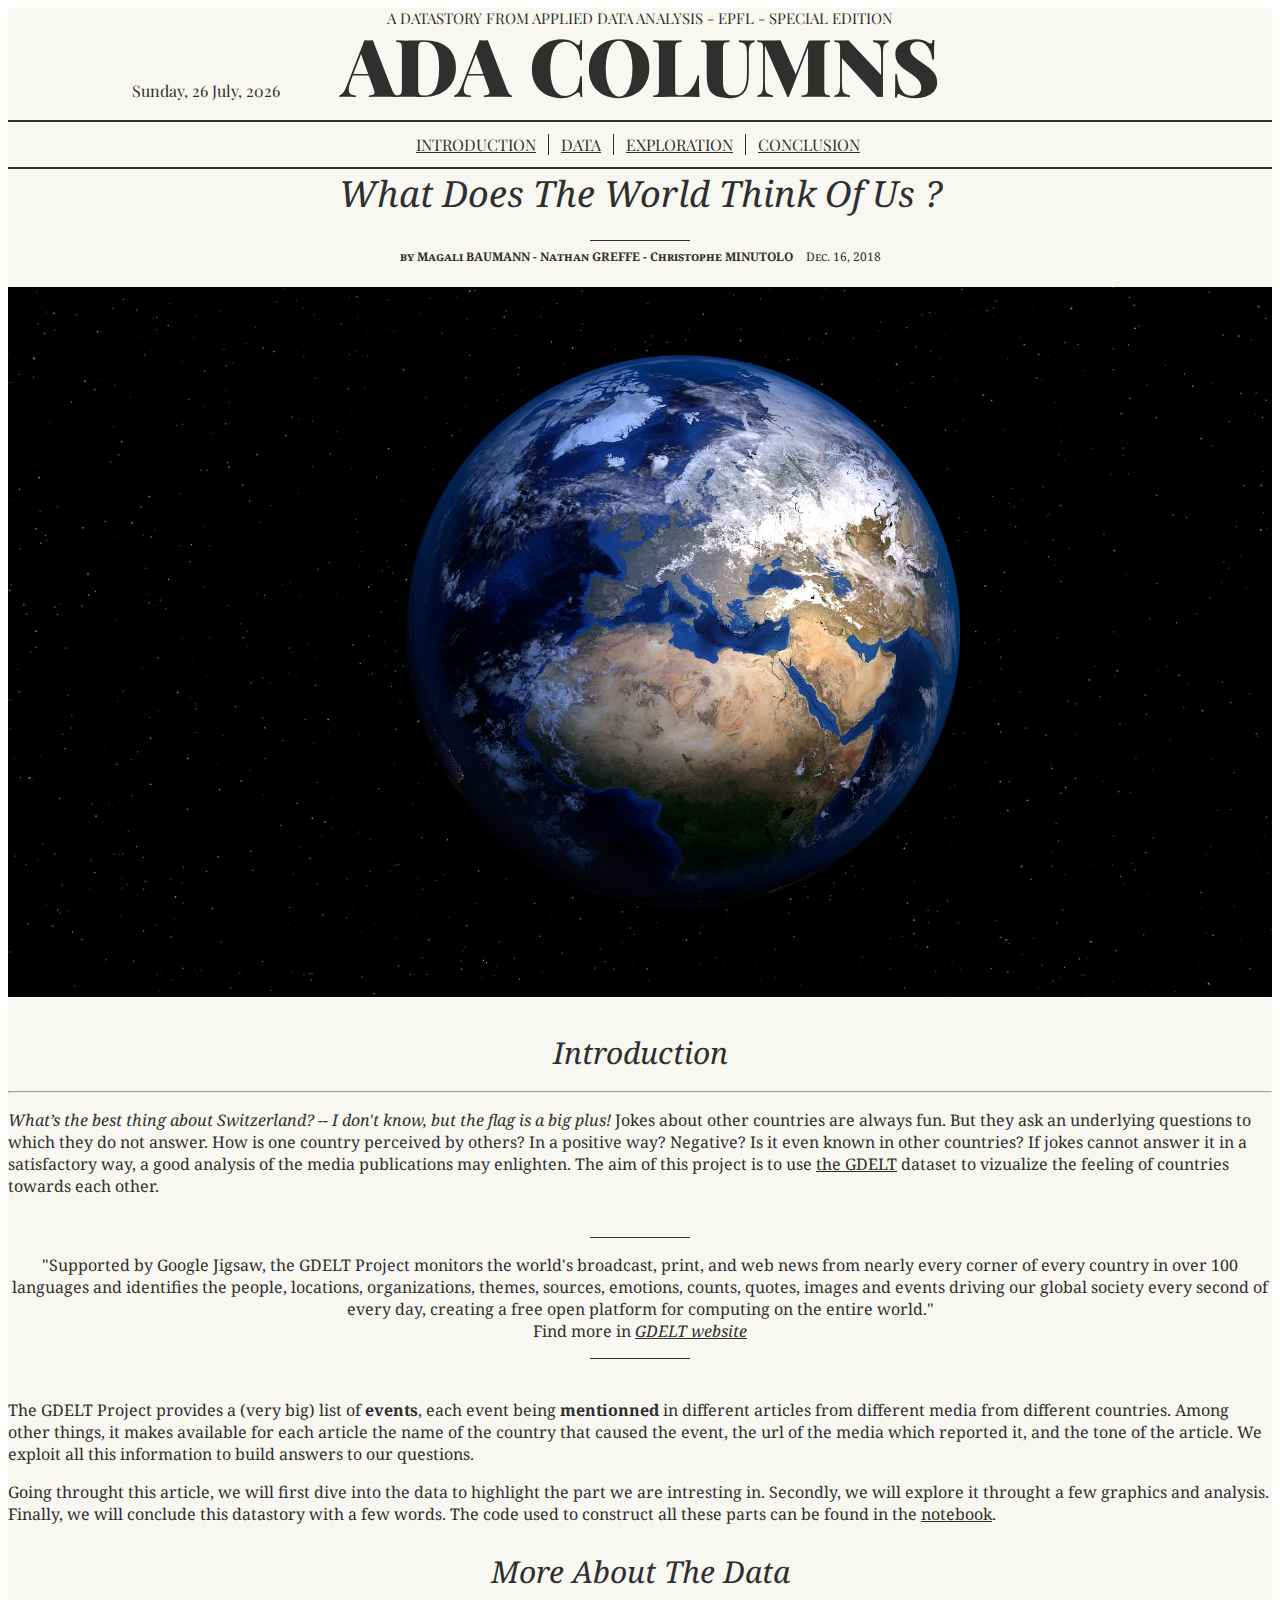
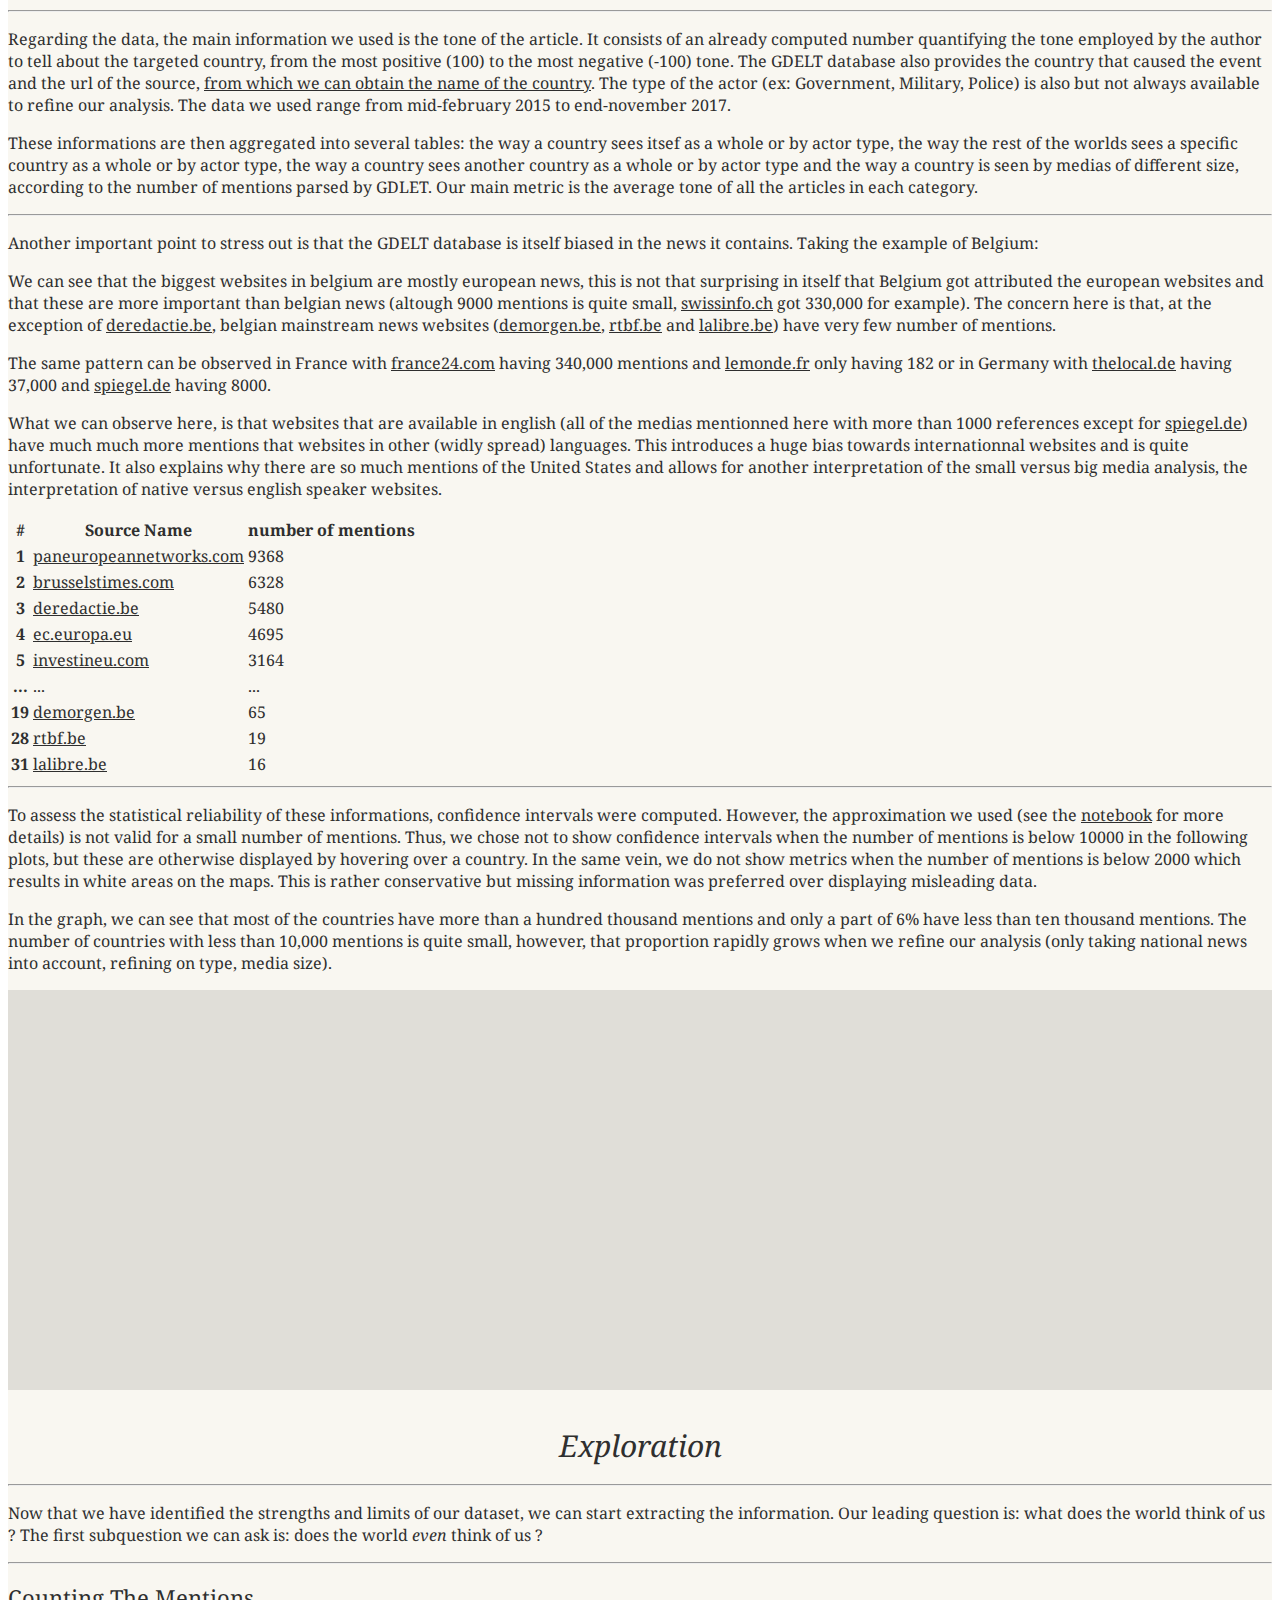
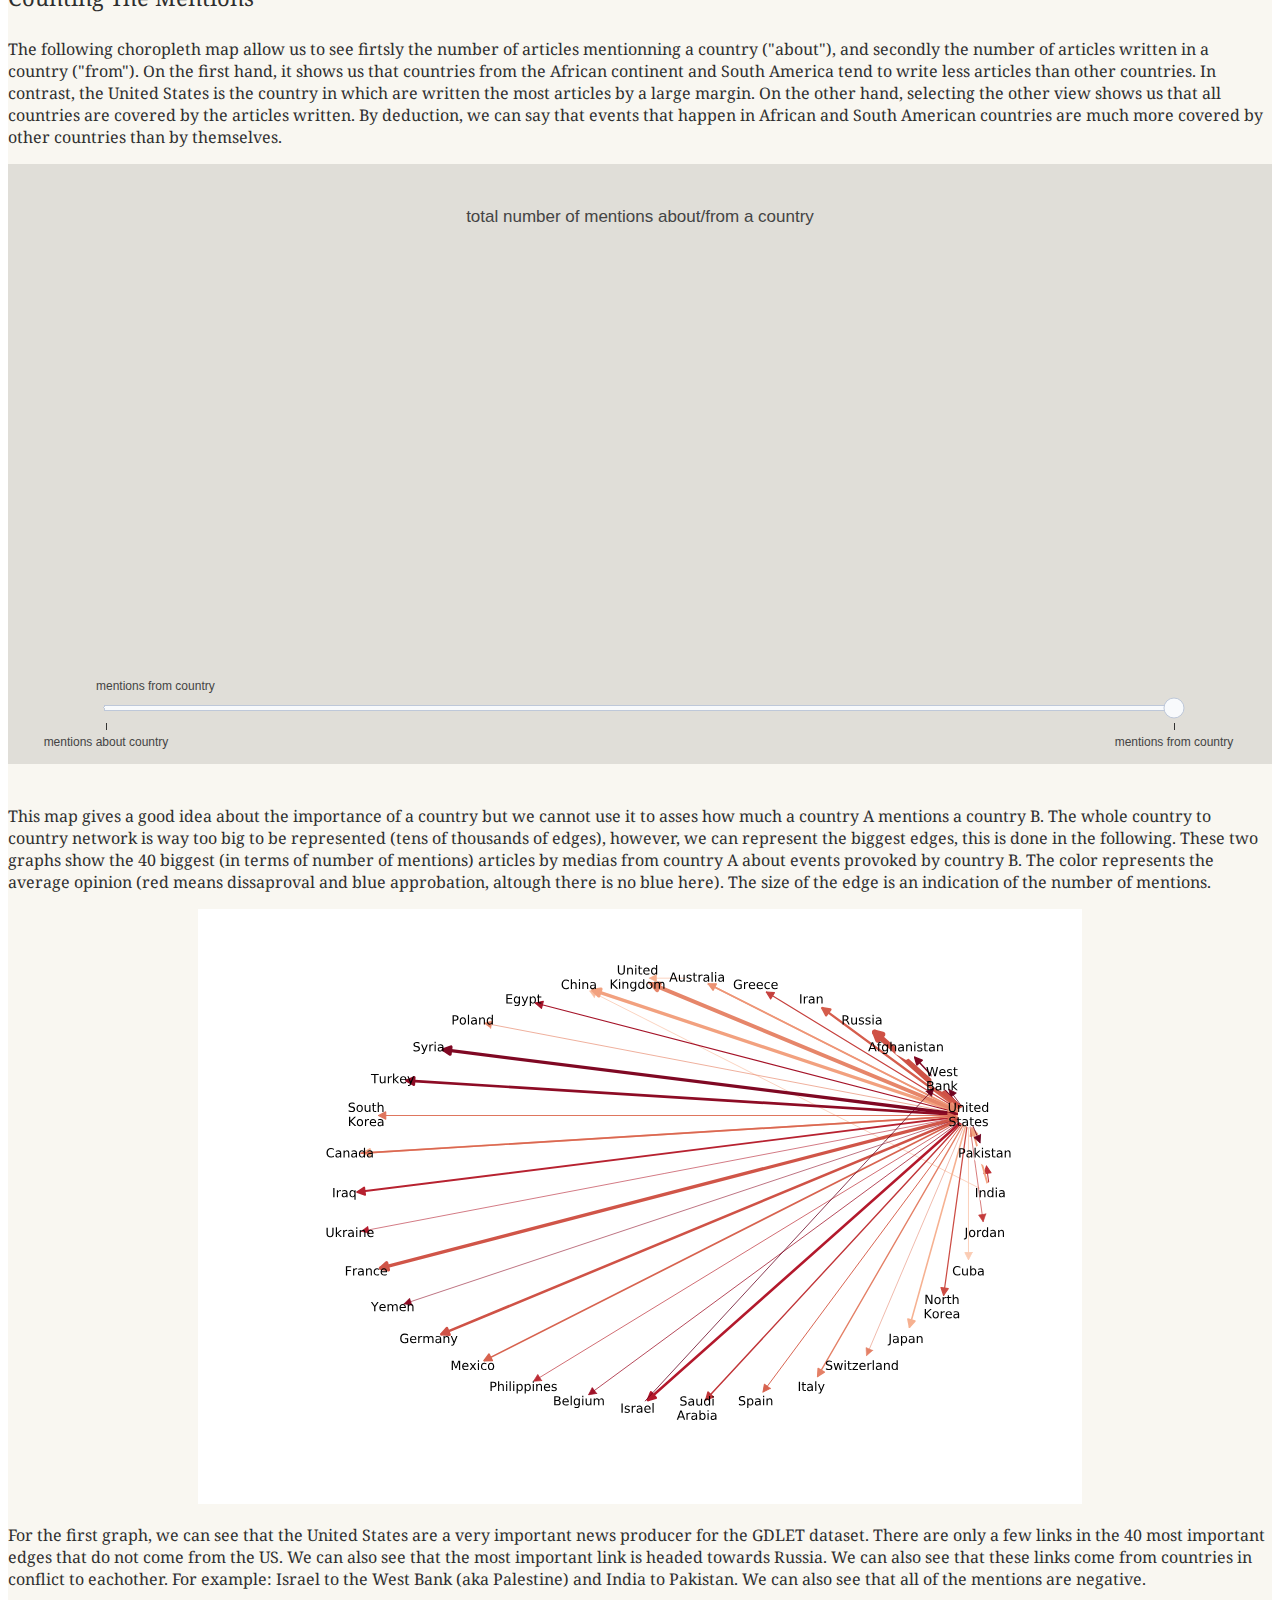
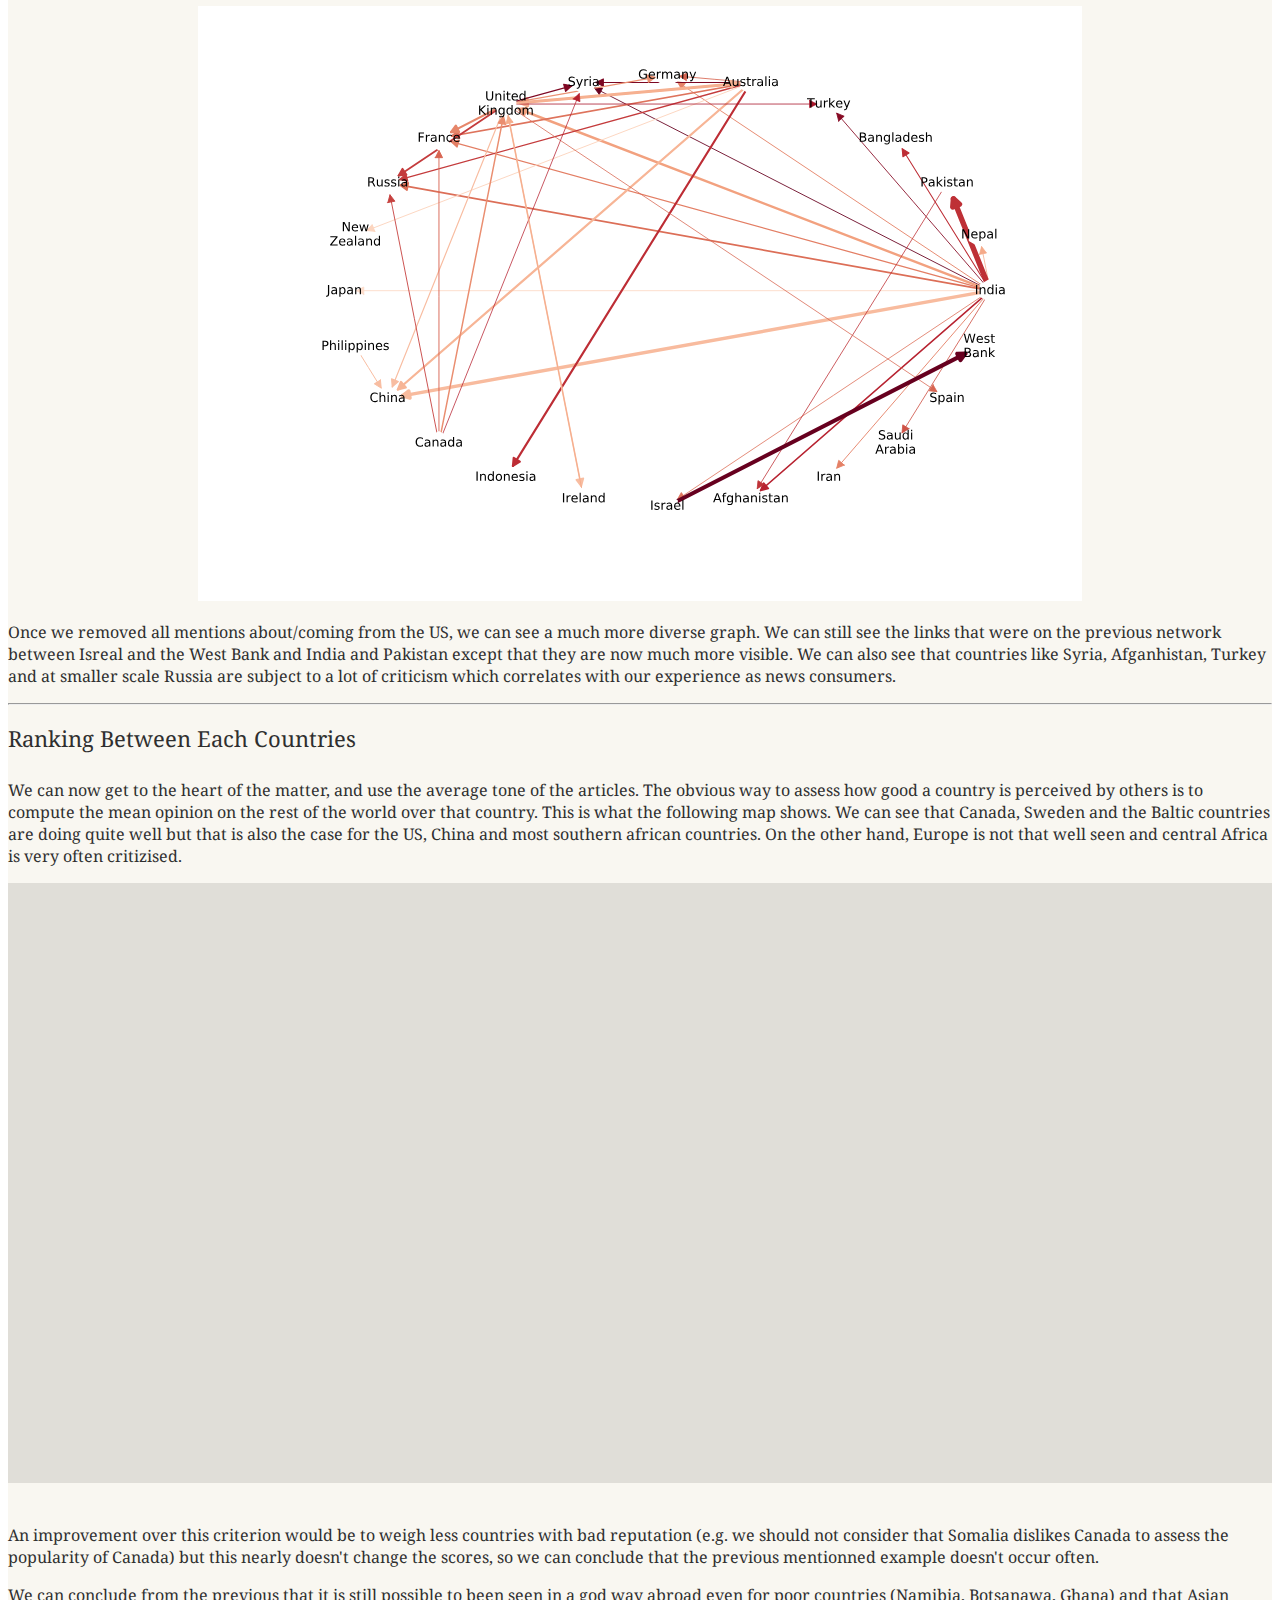
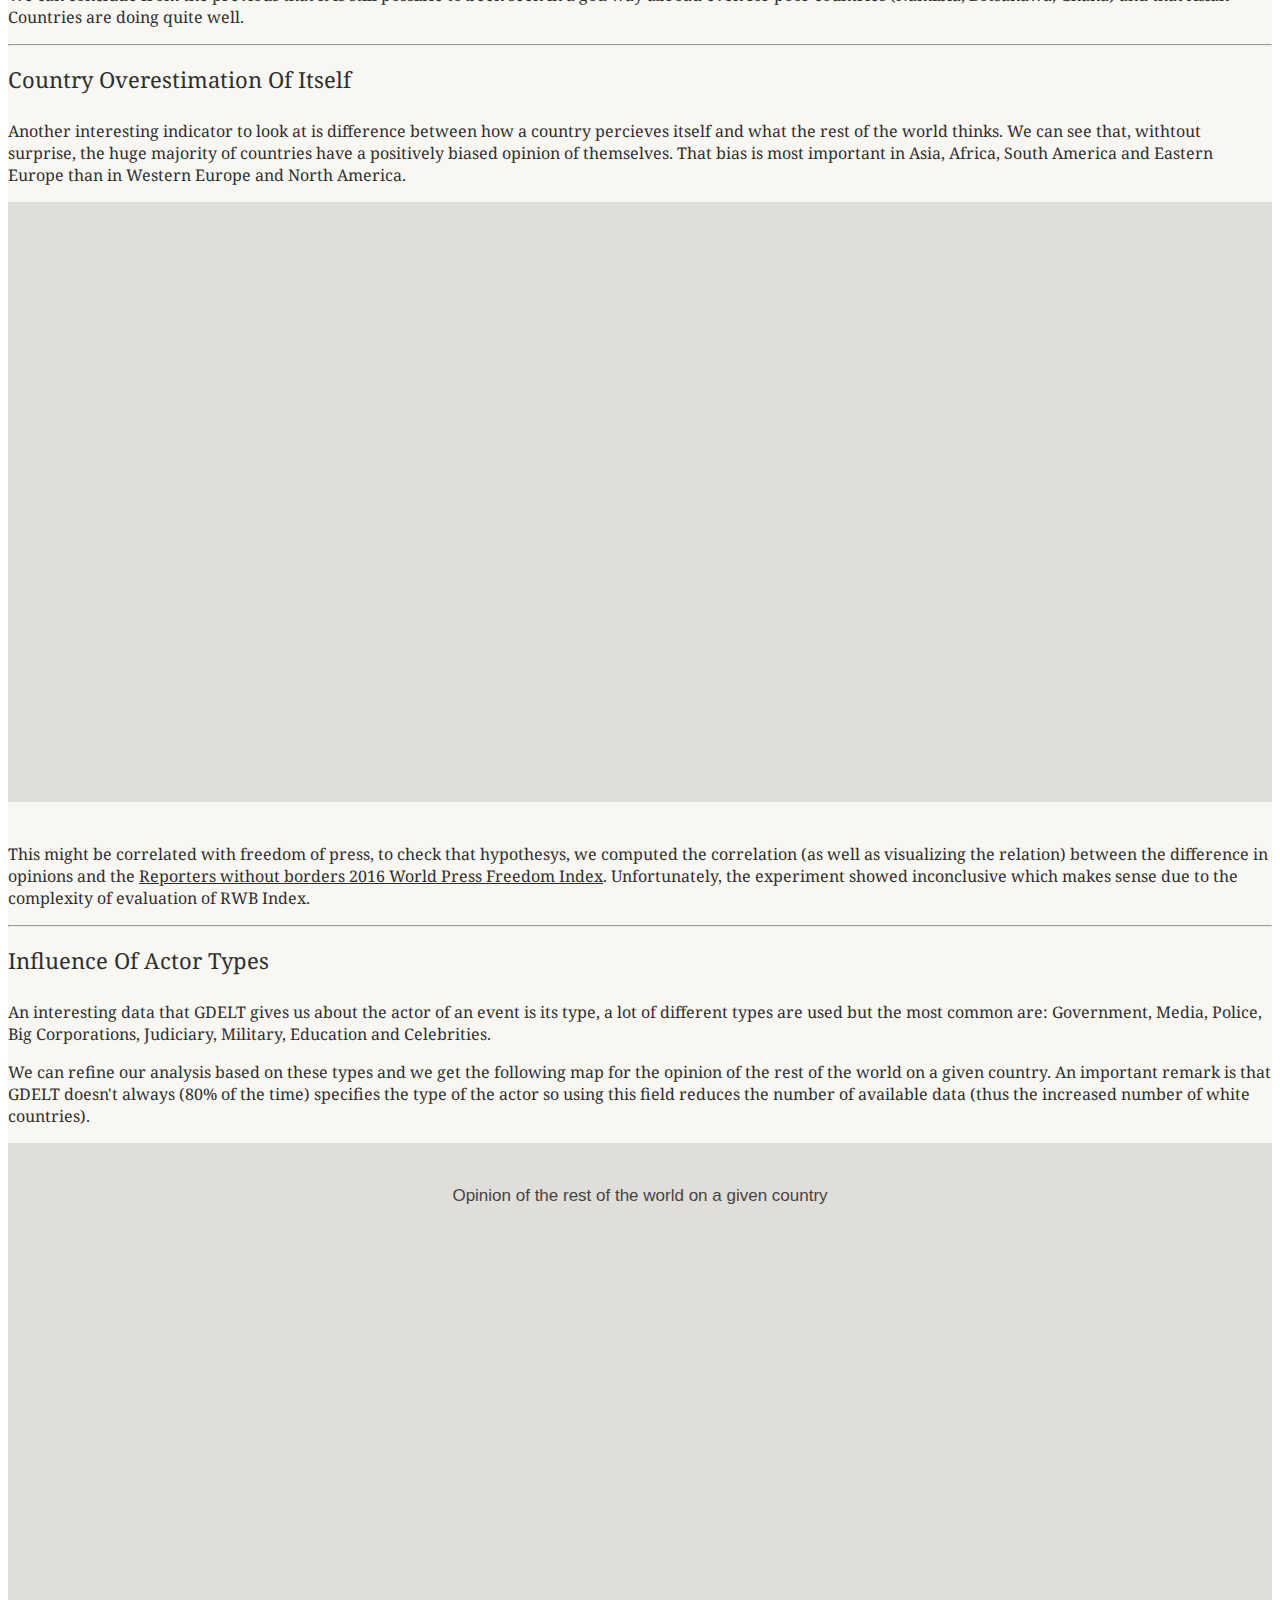
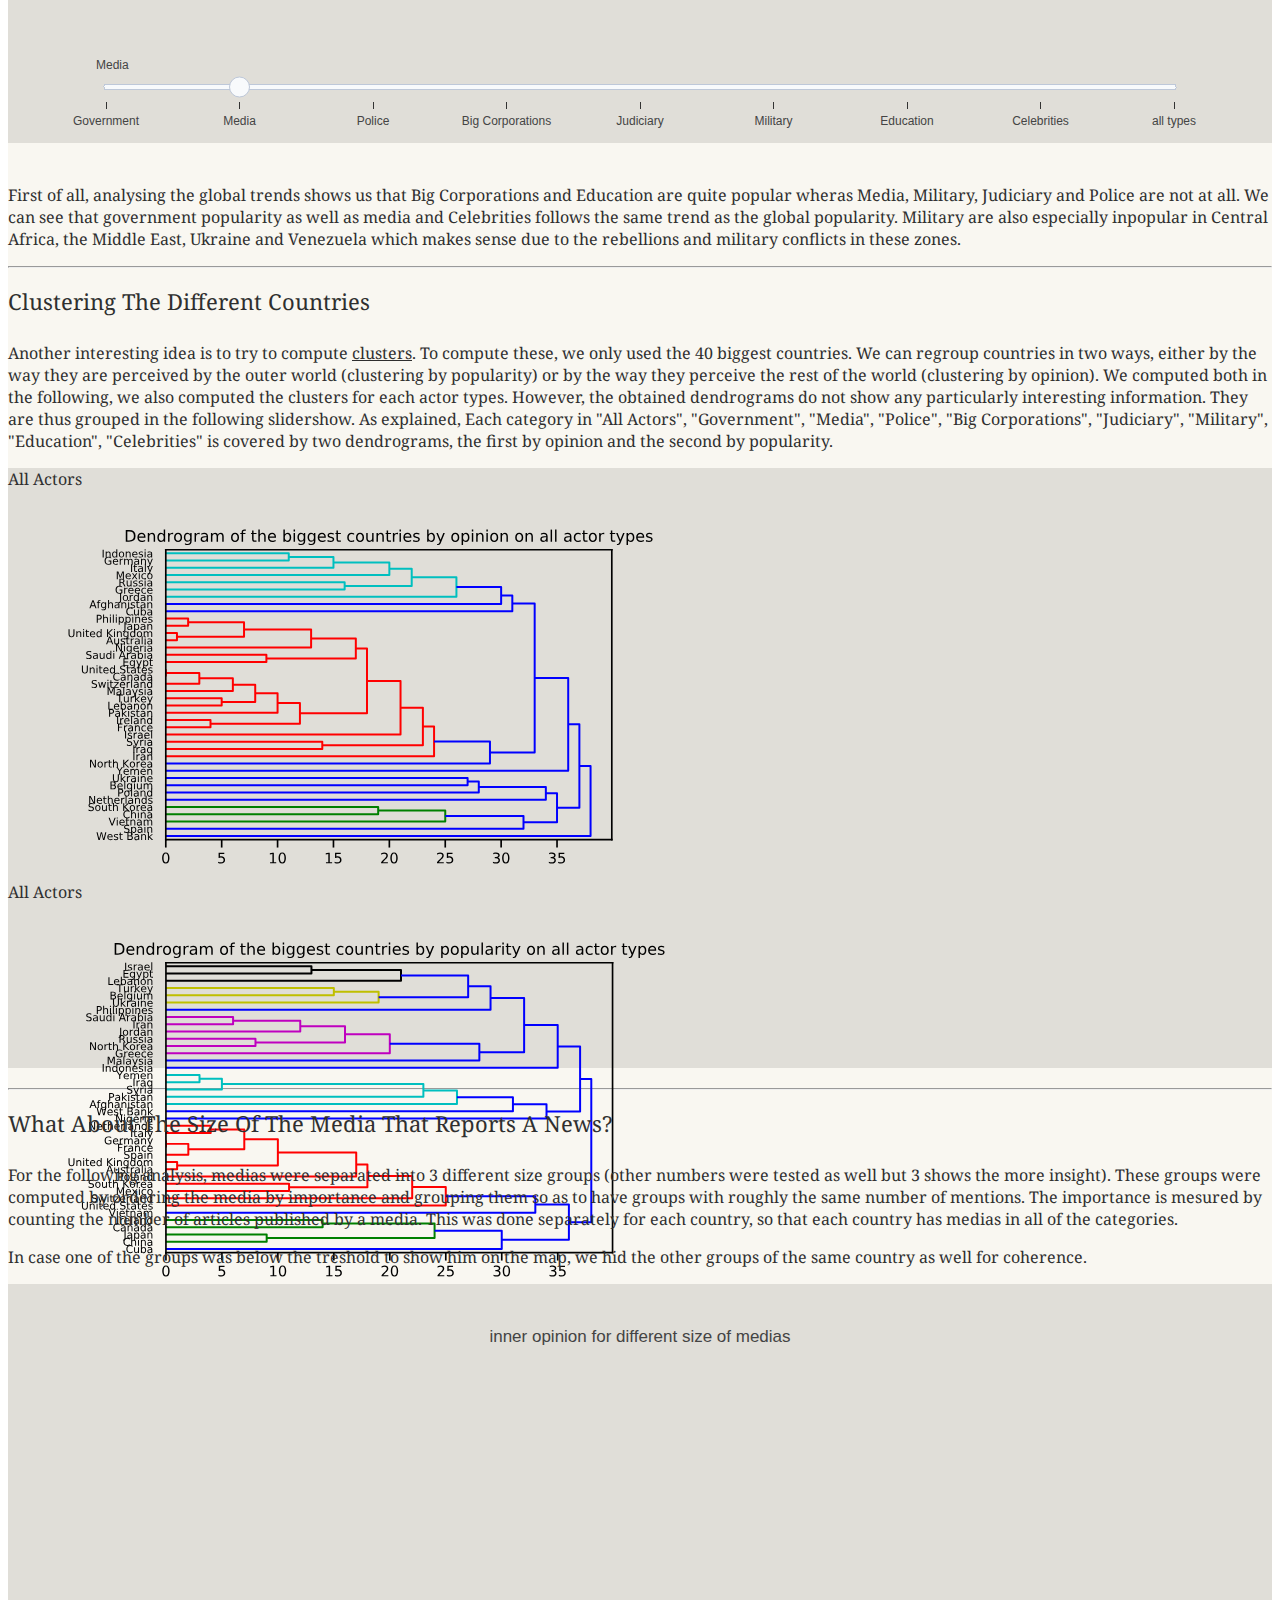
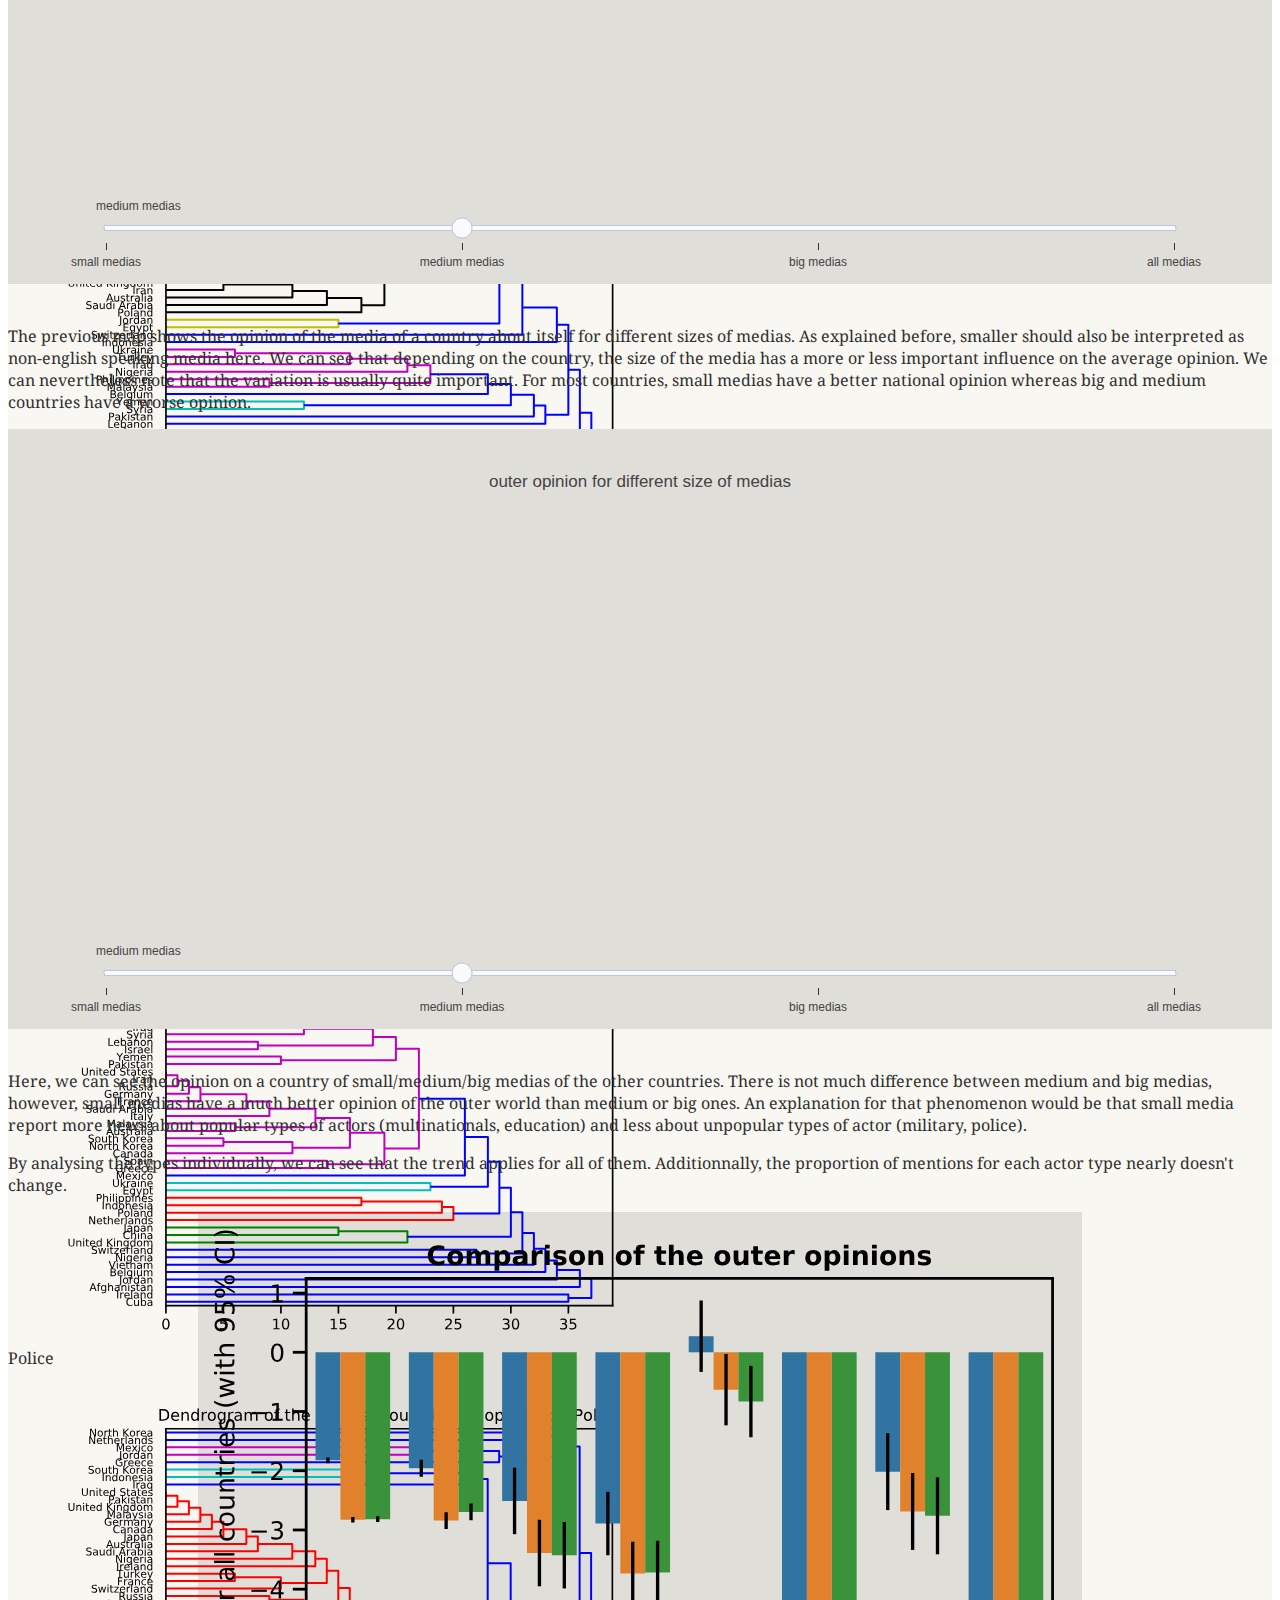
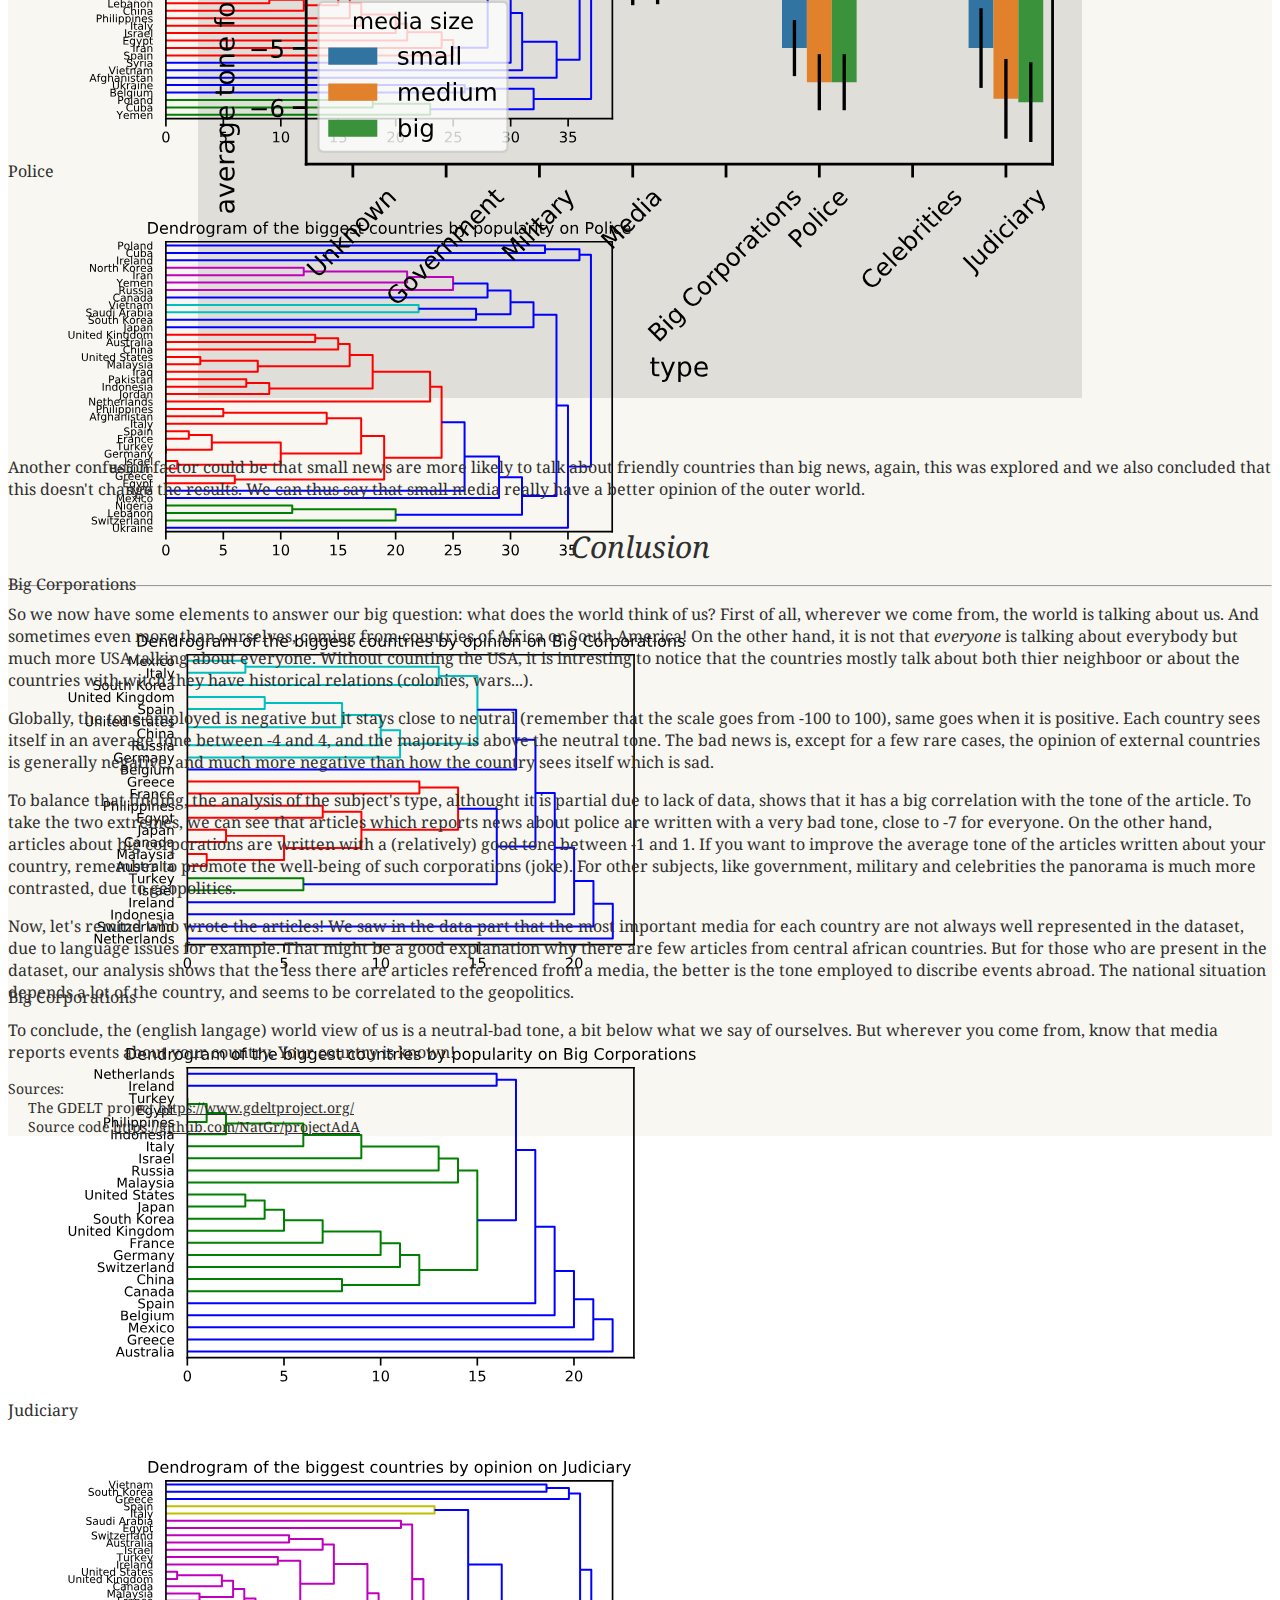
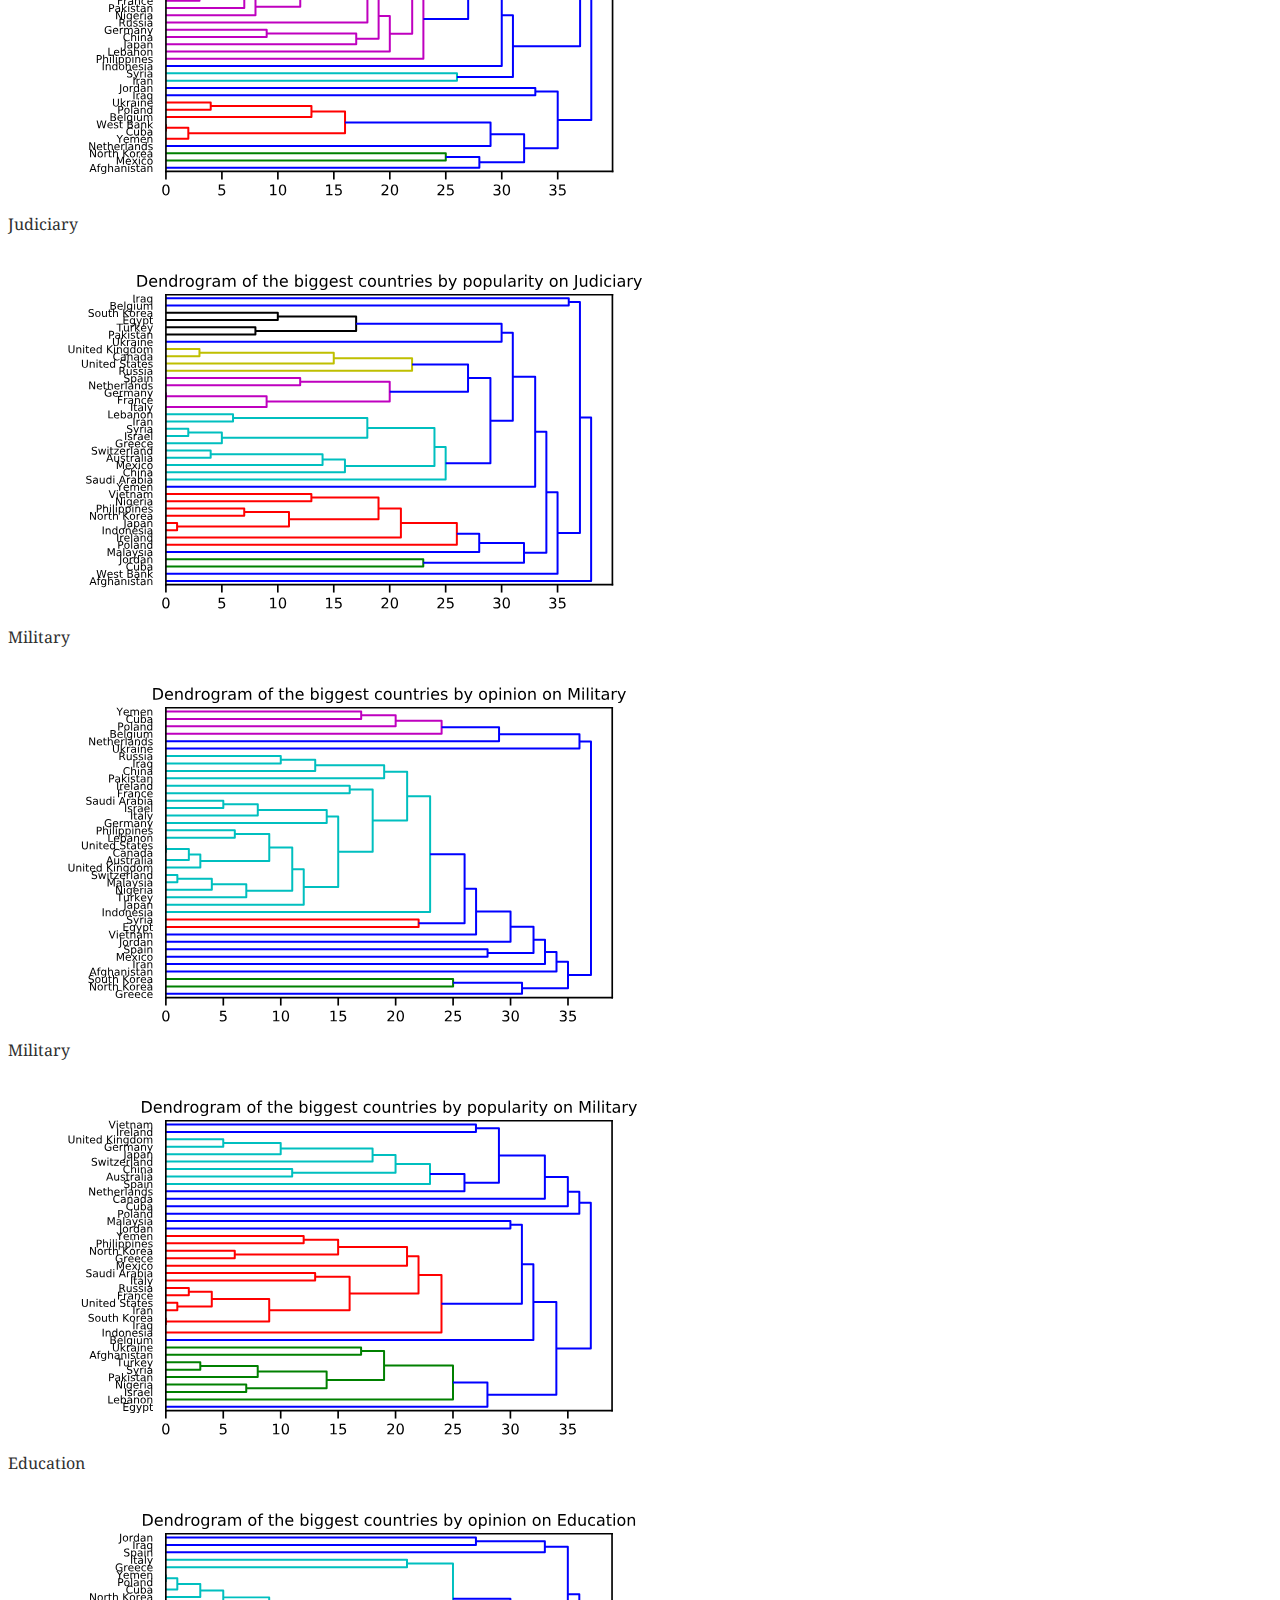
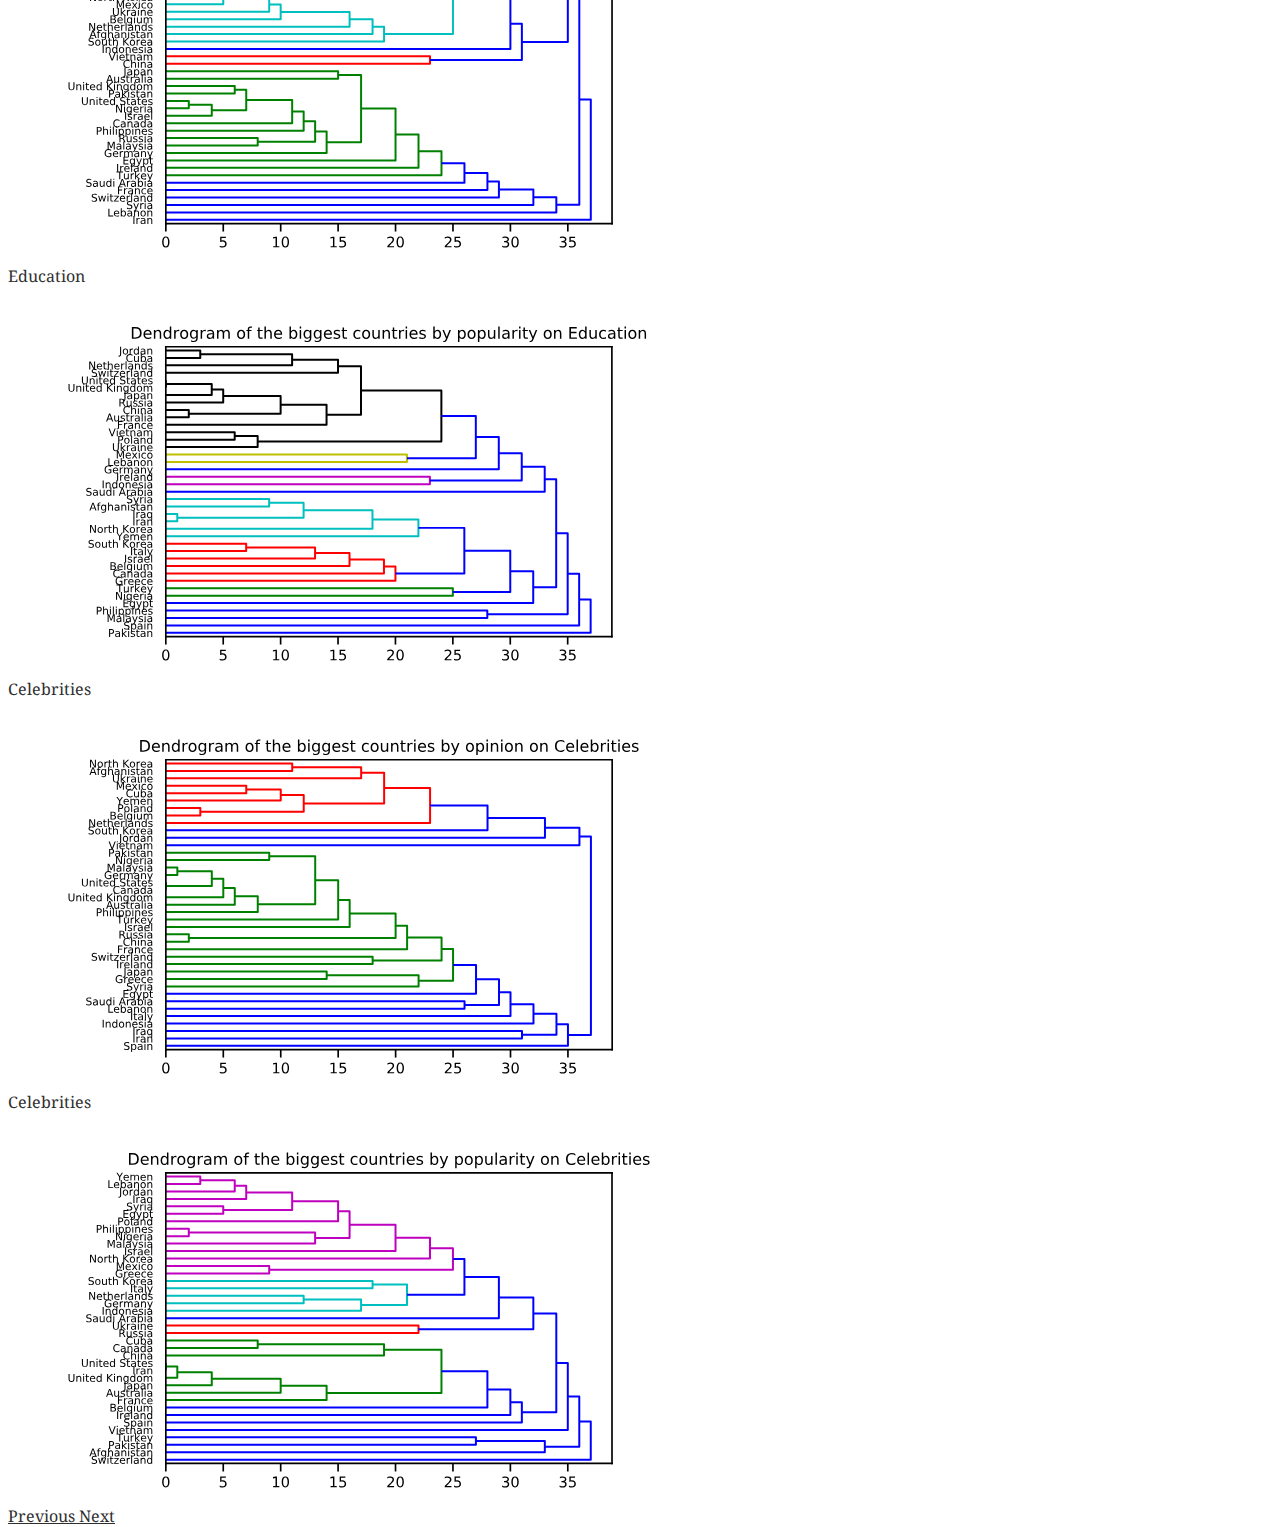
<file: index.html>
<!doctype html>
<html lang="en">
<head>
	<!-- Required meta tags -->
	<meta charset="utf-8">
	<meta name="viewport" content="width=device-width, initial-scale=1, shrink-to-fit=no">
	<link href='https://fonts.googleapis.com/css?family=Playfair+Display:400,700,900,400italic,700italic,900italic|Droid+Serif:400,700,400italic,700italic' rel='stylesheet' type='text/css'>
	<title>What does the world think of us?</title>


	<!-- Bootstrap CSS -->
	<link rel="stylesheet" href="https://stackpath.bootstrapcdn.com/bootstrap/4.1.3/css/bootstrap.min.css" integrity="sha384-MCw98/SFnGE8fJT3GXwEOngsV7Zt27NXFoaoApmYm81iuXoPkFOJwJ8ERdknLPMO" crossorigin="anonymous">
	<link rel="stylesheet" href="https://use.fontawesome.com/releases/v5.5.0/css/all.css" integrity="sha384-B4dIYHKNBt8Bc12p+WXckhzcICo0wtJAoU8YZTY5qE0Id1GSseTk6S+L3BlXeVIU" crossorigin="anonymous">

	<link rel="stylesheet" href="css/style.css">

	<!-- jQuery first, then Popper.js, then Bootstrap JS -->
	<script src="https://code.jquery.com/jquery-3.3.1.slim.min.js" integrity="sha384-q8i/X+965DzO0rT7abK41JStQIAqVgRVzpbzo5smXKp4YfRvH+8abtTE1Pi6jizo" crossorigin="anonymous"></script>
	<script src="https://cdnjs.cloudflare.com/ajax/libs/popper.js/1.14.3/umd/popper.min.js" integrity="sha384-ZMP7rVo3mIykV+2+9J3UJ46jBk0WLaUAdn689aCwoqbBJiSnjAK/l8WvCWPIPm49" crossorigin="anonymous"></script>
	<script src="https://stackpath.bootstrapcdn.com/bootstrap/4.1.3/js/bootstrap.min.js" integrity="sha384-ChfqqxuZUCnJSK3+MXmPNIyE6ZbWh2IMqE241rYiqJxyMiZ6OW/JmZQ5stwEULTy" crossorigin="anonymous"></script>

</head>
<body>
	<a class="btn" href="#top" id="myBtn" title="Go to top">↑ Top</a>
	<div class="header" id="#top">
		<div class="head">
			<div class="dateBox">
				<span id="dateDiv"></span>
			</div>
			<header class="newspaper">
				<div class="subtitle">A datastory from applied data analysis - EPFL - Special edition</div>
				<div class="title">ADA Columns</div>
			</header>
			<div class="rssBox">
				<div class="d-block">
					<a class="btn" href="https://edu.epfl.ch/coursebook/en/applied-data-analysis-CS-401"><i class="fas fa-user-plus"></i></a>
					<a class="btn"href="https://dlab.epfl.ch/teaching/"><i class="fas fa-rss-square"></i></a>
				</div>
			</div>
		</div>
	</div>

	<div class="header" id="myHeader">
		<div class="subhead">
			<a class="btn" href="#introduction">Introduction</a>
			<a class="btn" href="#data">Data</a>
			<a class="btn" href="#exploration">Exploration</a>
			<a class="btn" href="#conlusion">Conclusion</a>
		</div>
	</div>

	<div class="content">
		<div class="container">
			<div class="article">
				<span class="title" class="articleTitle">What does the world think of us ?</span>
				<p class="data">
					<span class="author">by Magali BAUMANN - Nathan GREFFE - Christophe MINUTOLO</span>
					<span class="published">Dec. 16, 2018</span>
				</p>
			</div>
			<img class="media" src="images/world2.jpg" alt="">
			<div class="" id="introduction"></div>
			<div class="jumbotron chapter">
				<div class="title">Introduction</div>
				<hr>
				<div class="text-justify">
					<p>
						<em>What’s the best thing about Switzerland? -- I don't know, but the flag is a big plus!</em> Jokes about other countries are always fun. But they ask an underlying questions to which they do not answer. How is one country perceived by others? In a positive way? Negative? Is it even known in other countries? If jokes cannot answer it in a satisfactory way, a good analysis of the media publications may enlighten. The aim of this project is to use <a href="https://www.gdeltproject.org/" target="_blank">the GDELT</a> dataset to vizualize the feeling of countries towards each other.
					</p>
					<div class="citation">
						"Supported by Google Jigsaw, the GDELT Project monitors the world's broadcast, print, and web news from nearly every corner of every country in over 100 languages and identifies the people, locations, organizations, themes, sources, emotions, counts, quotes, images and events driving our global society every second of every day, creating a free open platform for computing on the entire world."
						<footer class="blockquote-footer">Find more in <cite title="Source Title"><a href="https://www.gdeltproject.org/" target="_blank">GDELT website</a></cite></footer>
					</div>
					<p>
						The GDELT Project provides a (very big) list of <strong>events</strong>, each event being <strong>mentionned</strong> in different articles from different media from different countries. Among other things, it makes available for each article the name of the country that caused the event, the url of the media which reported it, and the tone of the article. We exploit all this information to build answers to our questions.
					</p>
					<p>
						Going throught this article, we will first dive into the data to highlight the part we are intresting in. Secondly, we will explore it throught a few graphics and analysis. Finally, we will conclude this datastory with a few words. The code used to construct all these parts can be found in the <a href="https://github.com/NatGr/projectAdA" target="_blank">notebook</a>.
					</p>
				</div>
			</div>
			<div class="" id="data"></div>
			<div class="jumbotron chapter">
				<div class="title">More about the Data</div>
				<hr>
				<div  class="text-justify">
					<p>
						Regarding the data, the main information we used is the tone of the article. It consists of an already computed number quantifying the tone employed by the author to tell about the targeted country, from the most positive (100) to the most negative (-100) tone. The GDELT database also provides the country that caused the event and the url of the source, <a href="https://blog.gdeltproject.org/multilingual-source-country-crossreferencing-dataset/" target="_blank"> from which we can obtain the name of the country</a>. The type of the actor (ex: Government, Military, Police) is also but not always available to refine our analysis. The data we used range from mid-february 2015 to end-november 2017.
					</p>
					<p>
						These informations are then aggregated into several tables: the way a country sees itsef as a whole or by actor type, the way the rest of the worlds sees a specific country as a whole or by actor type, the way a country sees another country as a whole or by actor type and the way a country is seen by medias of different size, according to the number of mentions parsed by GDLET. Our main metric is the average tone of all the articles in each category.
					</p>
					<hr>
					<p>
						Another important point to stress out is that the GDELT database is itself biased in the news it contains. Taking the example of Belgium:
					</p>
					<div class="row">
						<div class="col">
							<p>
								We can see that the biggest websites in belgium are mostly european news, this is not that surprising in itself that Belgium got attributed the european websites and that these are more important than belgian news (altough 9000 mentions is quite small, <a href="https://www.swissinfo.ch/" target="_blank">swissinfo.ch</a> got 330,000 for example). The concern here is that, at the exception of <a href="http://www.deredactie.be" target="_blank">deredactie.be</a>, belgian mainstream news websites (<a href="http://www.demorgen.be" target="_blank">demorgen.be</a>, <a href="http://www.rtbf.be" target="_blank">rtbf.be</a> and <a href="http://www.lalibre.be" target="_blank">lalibre.be</a>) have very few number of mentions. 
							</p>
							<p>
								The same pattern can be observed in France with <a href="http://www.france24.com" target="_blank">france24.com</a> having 340,000 mentions and <a href="http://www.lemonde.fr" target="_blank">lemonde.fr</a> only having 182 or in Germany with <a href="https://www.thelocal.de/" target="_blank">thelocal.de</a> having 37,000 and <a href="http://http://www.spiegel.de/" target="_blank">spiegel.de</a> having 8000. 
							</p>
							<p>
								What we can observe here, is that websites that are available in english (all of the medias mentionned here with more than 1000 references except for <a href="http://http://www.spiegel.de/" target="_blank">spiegel.de</a>) have much much more mentions that websites in other (widly spread) languages. This introduces a huge bias towards internationnal websites and is quite unfortunate. It also explains why there are so much mentions of the United States and allows for another interpretation of the small versus big media analysis, the interpretation of native versus english speaker websites.
							</p>
						</div>
						<div class="col">
							<table class="table">
								<thead class=thead-dark>
									<tr>
										<th scope="col">#</th>
										<th scope="col">Source Name</th>
										<th scope="col">number of mentions</th>
									</tr>
								</thead>
								<tbody>
									<tr>
										<th scope="row">1</th>
										<td><a href="http://www.paneuropeannetworks.com" target="_blank">paneuropeannetworks.com</a></td>
										<td>9368</td>
									</tr>
									<tr>
										<th scope="row">2</th>
										<td><a href="http://www.brusselstimes.com" target="_blank">brusselstimes.com</a></td>
										<td>6328</td>
									</tr>
									<tr>
										<th scope="row">3</th>
										<td><a href="http://www.deredactie.be" target="_blank">deredactie.be</a></td>
										<td>5480</td>
									</tr>
									<tr>
										<th scope="row">4</th>
										<td><a href="http://www.ec.europa.eu" target="_blank">ec.europa.eu</a></td>
										<td>4695</td>
									</tr>
									<tr>
										<th scope="row">5</th>
										<td><a href="http://www.investineu.com" target="_blank">investineu.com</a></td>
										<td>3164</td>
									</tr>
									<tr>
										<th scope="row">...</th>
										<td>...</td>
										<td>...</td>
									</tr>
									<tr>
										<th scope="row">19</th>
										<td><a href="http://www.demorgen.be" target="_blank">demorgen.be</a></td>
										<td>65</td>
									</tr>
									<tr>
										<th scope="row">28</th>
										<td><a href="http://www.rtbf.be" target="_blank">rtbf.be</a></td>
										<td>19</td>
									</tr>
									<tr>
										<th scope="row">31</th>
										<td><a href="http://www.lalibre.be" target="_blank">lalibre.be</a></td>
										<td>16</td>
									</tr>
								</tbody>
							</table>
						</div>
					</div>
					<hr>
					<div class="row">
						<div class="col">
							<p>
								To assess the statistical reliability of these informations, confidence intervals were computed. However, the approximation we used (see the <a href="https://github.com/NatGr/projectAdA" target="_blank">notebook</a> for more details) is not valid for a small number of mentions. Thus, we chose not to show confidence intervals when the number of mentions is below 10000 in the following plots, but these are otherwise displayed by hovering over a country. In the same vein, we do not show metrics when the number of mentions is below 2000 which results in white areas on the maps. This is rather conservative but missing information was preferred over displaying misleading data.
							</p>
							<p>
								In the graph, we can see that most of the countries have more than a hundred thousand mentions and only a part of 6% have less than ten thousand mentions. The number of countries with less than 10,000 mentions is quite small, however, that proportion rapidly grows when we refine our analysis (only taking national news into account, refining on type, media size).
							</p>
						</div>
						<div class="col">
							<iframe class="media" height="400" allowtransparency="true" frameborder="0" scrolling="no" src="https://plot.ly/~christophe.minutolo/24.embed?link=false&modebar=false"></iframe>
						</div>
					</div>
				</div>
			</div>
			<div class="" id="exploration"></div>
			<div class="jumbotron chapter">
				<div class="title" id="exploration">Exploration</div>
				<hr>
				<div  class="text-justify">
					<p>
						Now that we have identified the strengths and limits of our dataset, we can start extracting the information. Our leading question is: what does the world think of us ? The first subquestion we can ask is: does the world <em>even</em> think of us ?
					</p>
					<hr>
					<div class="part" id="Mentions">
						<div class="title">Counting the mentions</div>
						<p>
							The following choropleth map allow us to see firtsly the number of articles mentionning a country ("about"), and secondly the number of articles written in a country ("from"). On the first hand, it shows us that countries from the African continent and South America tend to write less articles than other countries. In contrast, the United States is the country in which are written the most articles by a large margin. On the other hand, selecting the other view shows us that all countries are covered by the articles written. By deduction, we can say that events that happen in African and South American countries are much more covered by other countries than by themselves.
						</p>
						<iframe class="media" height="600" allowtransparency="true" frameborder="0" scrolling="no" src="plots/count_mentions.html"></iframe>
					</div>
					<p>
			            This map gives a good idea about the importance of a country but we cannot use it to asses how much a country A mentions a country B. The whole country to country network is way too big to be represented (tens of thousands of edges), however, we can represent the biggest edges, this is done in the following. These two graphs show the 40 biggest (in terms of number of mentions) articles by medias from country A about events provoked by country B. The color represents the average opinion (red means dissaproval and blue approbation, altough there is no blue here). The size of the edge is an indication of the number of mentions.
			          </p>
			          <img class="picture" src="plots/network_US.svg">
			          <p>
			            For the first graph, we can see that the United States are a very important news producer for the GDLET dataset. There are only a few links in the 40 most important edges that do not come from the US. We can also see that the most important link is headed towards Russia. We can also see that these links come from countries in conflict to eachother. For example: Israel to the West Bank (aka Palestine) and India to Pakistan. We can also see that all of the mentions are negative.
			          </p>
			          <img class="picture" src="plots/network_no_US.svg">
			          <p>
			            Once we removed all mentions about/coming from the US, we can see a much more diverse graph. We can still see the links that were on the previous network between Isreal and the West Bank and India and Pakistan except that they are now much more visible. We can also see that countries like Syria, Afganhistan, Turkey and at smaller scale Russia are subject to a lot of criticism which correlates with our experience as news consumers. 
			          </p>
					<hr>
					<div class="part" id="Rankings">
						<div class="title">Ranking between each countries</div>
						<p>
							We can now get to the heart of the matter, and use the average tone of the articles. The obvious way to assess how good a country is perceived by others is to compute the mean opinion on the rest of the world over that country. This is what the following map shows. We can see that Canada, Sweden and the Baltic countries are doing quite well but that is also the case for the US, China and most southern african countries. On the other hand, Europe is not that well seen and central Africa is very often critizised.
						</p>
						<iframe class="media" height="600"  allowtransparency="true" frameborder="0" scrolling="no" src="https://plot.ly/~christophe.minutolo/12.embed?link=false&modebar=false"></iframe>
						<p>
							An improvement over this criterion would be to weigh less countries with bad reputation (e.g. we should not consider that Somalia dislikes Canada to assess the popularity of Canada) but this nearly doesn't change the scores, so we can conclude that the previous mentionned example doesn't occur often.
						</p>
						<p>
							We can conclude from the previous that it is still possible to been seen in a god way abroad even for poor countries (Namibia, Botsanawa, Ghana) and that Asian Countries are doing quite well.
						</p>
					</div>
					<hr>
					<div class="part" id="self-perception">
						<div class="title">Country overestimation of itself</div>
						<p>
							Another interesting indicator to look at is difference between how a country percieves itself and what the rest of the world thinks. We can see that, withtout surprise, the huge majority of countries have a positively biased opinion of themselves. That bias is most important in Asia, Africa, South America and Eastern Europe than in Western Europe and North America.
						</p>
						<iframe class="media" height="600"  allowtransparency="true" frameborder="0" scrolling="no" src="https://plot.ly/~christophe.minutolo/10.embed?link=false&modebar=false"></iframe>
						<p>
							This might be correlated with freedom of press, to check that hypothesys, we computed the correlation (as well as visualizing the relation) between the difference in opinions and the <a href="https://rsf.org/en/ranking/2016#" target="_blank">Reporters without borders 2016 World Press Freedom Index</a>. Unfortunately, the experiment showed inconclusive which makes sense due to the complexity of evaluation of RWB Index.
						</p>
					</div>
					<hr>
					<div class="part" id="types">
						<div class="title">Influence of actor types</div>
						<p>
							An interesting data that GDELT gives us about the actor of an event is its type, a lot of different types are used but the most common are: Government, Media, Police, Big Corporations, Judiciary, Military, Education and Celebrities.
						</p>
						<p>
							We can refine our analysis based on these types and we get the following map for the opinion of the rest of the world on a given country. An important remark is that GDELT doesn't always (80% of the time) specifies the type of the actor so using this field reduces the number of available data (thus the increased number of white countries).
						</p>
						<iframe class="media" height="600"  allowtransparency="true" frameborder="0" scrolling="no" src="plots/outer_opinion_by_type.html"></iframe>
						<p>
							First of all, analysing the global trends shows us that Big Corporations and Education are quite popular wheras Media, Military, Judiciary and Police are not at all. We can see that government popularity as well as media and Celebrities follows the same trend as the global popularity. Military are also especially inpopular in Central Africa, the Middle East, Ukraine and Venezuela which makes sense due to the rebellions and military conflicts in these zones.
						</p>
					</div>
					<hr>
					<div class="part" id="clustering">
						<div class="title">Clustering the different countries</div>
						<p>
							Another interesting idea is to try to compute <a href="https://en.wikipedia.org/wiki/Cluster_analysis" target="_blank">clusters</a>. To compute these, we only used the 40 biggest countries. We can regroup countries in two ways, either by the way they are perceived by the outer world (clustering by popularity) or by the way they perceive the rest of the world (clustering by opinion). We computed both in the following, we also computed the clusters for each actor types. However, the obtained dendrograms do not show any particularly interesting information. They are thus grouped in the following slidershow. As explained, Each category in "All Actors", "Government", "Media", "Police", "Big Corporations", "Judiciary", "Military", "Education", "Celebrities" is covered by two dendrograms, the first by opinion and the second by popularity.
						</p>
						<div id="carousel-thumb" class="media carousel slide carousel-fade" data-ride="carousel" data-interval="false">
						    <div class="carousel-inner">
						        <div class="carousel-item active">
						        	<div class="carousel-caption">
						        		All Actors
						        	</div>
						        	<img class="d-block w-100" src="plots/Dendrogram of the biggest countries by opinion on all actor types.svg">
						        </div>
								<div class="carousel-item">
									<div class="carousel-caption">
										All Actors
									</div>
									<img class="d-block w-100" src="plots/Dendrogram of the biggest countries by popularity on all actor types.svg">
								</div>
								<div class="carousel-item">
									<div class="carousel-caption">
										Government
									</div>
									<img class="d-block w-100" src="plots/Dendrogram of the biggest countries by opinion on Government.svg">
								</div>
								<div class="carousel-item">
									<div class="carousel-caption">
										Government
									</div>
									<img class="d-block w-100" src="plots/Dendrogram of the biggest countries by popularity on Government.svg">
								</div>
								<div class="carousel-item">
									<div class="carousel-caption">
										Media
									</div>
									<img class="d-block w-100" src="plots/Dendrogram of the biggest countries by opinion on Media.svg">
								</div>
								<div class="carousel-item">
									<div class="carousel-caption">
										Media
									</div>
									<img class="d-block w-100" src="plots/Dendrogram of the biggest countries by popularity on Media.svg">
								</div>
								<div class="carousel-item">
									<div class="carousel-caption">
										Police
									</div>
									<img class="d-block w-100" src="plots/Dendrogram of the biggest countries by opinion on Police.svg">
								</div>
								<div class="carousel-item">
									<div class="carousel-caption">
										Police
									</div>
									<img class="d-block w-100" src="plots/Dendrogram of the biggest countries by popularity on Police.svg">
								</div>
								<div class="carousel-item">
									<div class="carousel-caption">
										Big Corporations
									</div>
									<img class="d-block w-100" src="plots/Dendrogram of the biggest countries by opinion on Big Corporations.svg">
								</div>
								<div class="carousel-item">
									<div class="carousel-caption">
										Big Corporations
									</div>
									<img class="d-block w-100" src="plots/Dendrogram of the biggest countries by popularity on Big Corporations.svg">
								</div>
								<div class="carousel-item">
									<div class="carousel-caption">
										Judiciary
									</div>
									<img class="d-block w-100" src="plots/Dendrogram of the biggest countries by opinion on Judiciary.svg">
								</div>
								<div class="carousel-item">
									<div class="carousel-caption">
										Judiciary
									</div>
									<img class="d-block w-100" src="plots/Dendrogram of the biggest countries by popularity on Judiciary.svg">
								</div>
								<div class="carousel-item">
									<div class="carousel-caption">
										Military
									</div>
									<img class="d-block w-100" src="plots/Dendrogram of the biggest countries by opinion on Military.svg">
								</div>
								<div class="carousel-item">
									<div class="carousel-caption">
										Military
									</div>
									<img class="d-block w-100" src="plots/Dendrogram of the biggest countries by popularity on Military.svg">
								</div>
								<div class="carousel-item">
									<div class="carousel-caption">
										Education
									</div>
									<img class="d-block w-100" src="plots/Dendrogram of the biggest countries by opinion on Education.svg">
								</div>
								<div class="carousel-item">
									<div class="carousel-caption">
										Education
									</div>
									<img class="d-block w-100" src="plots/Dendrogram of the biggest countries by popularity on Education.svg">
								</div>
								<div class="carousel-item">
									<div class="carousel-caption">
										Celebrities
									</div>
									<img class="d-block w-100" src="plots/Dendrogram of the biggest countries by opinion on Celebrities.svg">
								</div>
								<div class="carousel-item">
									<div class="carousel-caption">
										Celebrities
									</div>
									<img class="d-block w-100" src="plots/Dendrogram of the biggest countries by popularity on Celebrities.svg">
								</div>
						    </div>
						    <a class="carousel-control-prev" href="#carousel-thumb" role="button" data-slide="prev">
						        <span class="carousel-control-prev-icon" aria-hidden="true"></span>
						        <span class="sr-only">Previous</span>
						    </a>
						    <a class="carousel-control-next" href="#carousel-thumb" role="button" data-slide="next">
						        <span class="carousel-control-next-icon" aria-hidden="true"></span>
						        <span class="sr-only">Next</span>
						    </a>
						</div>
					</div>
					<hr>
					<div class="part" id="medias">
						<div class="title">What about the size of the media that reports a news?</div>
						<p>
							For the following analysis, medias were separated into 3 different size groups (other numbers were tested as well but 3 shows the more insight). These groups were computed by ordering the media by importance and grouping them so as to have groups with roughly the same number of mentions. The importance is mesured by counting the number of articles published by a media. This was done separately for each country, so that each country has medias in all of the categories.
						</p>
						<p>
							In case one of the groups was below the treshold to show him on the map, we hid the other groups of the same country as well for coherence. 
						</p>
						<iframe class="media" height="600"  allowtransparency="true" frameborder="0" scrolling="no" src="plots/media_inner.html"></iframe>
						<p>
							The previous map shows the opinion of the media of a country about itself for different sizes of medias. As explained before, smaller should also be interpreted as non-english speaking media here. We can see that depending on the country, the size of the media has a more or less important influence on the average opinion. We can nevertheless note that the variation is usually quite important. For most countries, small medias have a better national opinion whereas big and medium countries have a worse opinion.
						</p>
						<iframe class="media" height="600"  allowtransparency="true" frameborder="0" scrolling="no" src="plots/media_outer.html"></iframe>
			            <p>
			              Here, we can see the opinion on a country of small/medium/big medias of the other countries. There is not much difference between medium and big medias, however, small medias have a much better opinion of the outer world than medium or big ones. An explanation for that phenomenon would be that small media report more news about popular types of actors (multinationals, education) and less about unpopular types of actor (military, police). 
			            </p>
			            <p>
			              By analysing the types individually, we can see that the trend applies for all of them. Additionnally, the proportion of mentions for each actor type nearly doesn't change.
			            </p>
			              <img class="picture" src="plots/outer_opinion_by_type.svg">
                    <br>
                  <p>
                    Another confusion factor could be that small news are more likely to talk about friendly countries than big news, again, this was explored and we also concluded that this doesn't change the results. We can thus say that small media really have a better opinion of the outer world.
                  </p>
					</div>
				</div>
			</div>
			<div class="" id="conlusion"></div>
			<div class="jumbotron chapter">
				<div class="title">Conlusion</div>
				<hr>
				<div  class="text-justify">
					<p>
						So we now have some elements to answer our big question: what does the world think of us? First of all, wherever we come from, the world is talking about us. And sometimes even more than ourselves, coming from countries of Africa or South America! On the other hand, it is not that <em>everyone</em> is talking about everybody but much more USA talking about everyone. Without counting the USA, it is intresting to notice that the countries mostly talk about both thier neighboor or about the countries with witch they have historical relations (colonies, wars...). 
					</p>
					<p>
						Globally, the tone employed is negative but it stays close to neutral (remember that the scale goes from -100 to 100), same goes when it is positive. Each country sees itself in an average tone between -4 and 4, and the majority is above the neutral tone. The bad news is, except for a few rare cases, the opinion of external countries is generally negative, and much more negative than how the country sees itself which is sad.
					</p>
					<p>
						To balance that finding, the analysis of the subject's type, althought it is partial due to lack of data, shows that it has a big correlation with the tone of the article. To take the two extremes, we can see that articles which reports news about police are written with a very bad tone, close to -7 for everyone. On the other hand, articles about big corporations are written with a (relatively) good tone between -1 and 1. If you want to improve the average tone of the articles written about your country, remember to promote the well-being of such corporations (joke). For other subjects, like government, military and celebrities the panorama is much more contrasted, due to geopolitics. 
					</p>
					<p>
						Now, let's remind who wrote the articles! We saw in the data part that the most important media for each country are not always well represented in the dataset, due to language issues for example. That might be a good explanation why there are few articles from central african countries. But for those who are present in the dataset, our analysis shows that the less there are articles referenced from a media, the better is the tone employed to discribe events abroad. The national situation depends a lot of the country, and seems to be correlated to the geopolitics.  
					</p>
					<p>
						To conclude, the (english langage) world view of us is a neutral-bad tone, a bit below what we say of ourselves. But wherever you come from, know that media reports events about your country. Your country is known! 
					</p>
				</div>
			</div>
			<div class="jumbotron sources">
				<p>Sources: </p>
				<p>The GDELT project <a href="https://www.gdeltproject.org/" target="_blank">https://www.gdeltproject.org/</a></p>
				<p>Source code <a href="https://github.com/NatGr/projectAdA" target="_blank">https://github.com/NatGr/projectAdA</a></p>
			</div>
		</div>
	</div>

	<script type="text/javascript" src="js/style.js"></script>
</body>
</html>
</file>
<file: css/style.css>
body {
  font-family: 'Droid Serif', serif;
}

/* HEADER */

.top-container, .header{
    font-family: 'Playfair Display', serif;
    text-align: center;
    position: relative;
    background-color: #f9f7f1;
    color: #2f2f2f;
    z-index: 17;
}

.sticky {
  position: fixed;
  top: 0;
  width: 100%;
}

.sticky + .content {
  padding-top: 60px;
}

.btn{
    color: #2f2f2f;
    border-radius: 0px;
    margin-left: -4px;
}

.btn:hover{
    color: #2f2f2f;
    background-color: #FFFFFF;
}

.dateBox{
    position: relative;
    width: 12%;
    left: 10px;
    padding: 10px 15px 10px 15px;
    line-height: 20px;
    display: inline-block;
    margin: 0 50px 0px -360px;
}

.newspaper{
    display: inline-block;
    text-transform: uppercase;
}

.newspaper .title{
    line-height: 72px;
    margin-bottom: 20px;
    font-weight: 900;
    font-size: 80px;
}

.newspaper .subtitle{
    font-size: 15px;
}

.rssBox{
    position: relative;
    width: 12%;
    left: 350px;
    padding: 10px 15px 10px 15px;
    line-height: 20px;
    display: inline-block;
    margin: 0   50px 0px -360px;
}

.subhead{
    text-transform: uppercase;
    border-bottom: 2px solid #2f2f2f;
    border-top: 2px solid #2f2f2f;
    padding: 12px 0 12px 0;
}

.subhead a{
    padding: 0 12px 0 12px
}

.subhead a + a{
    border-left: 1px solid #2f2f2f;
}

/* CONTENT */
/*.anchor{
  display: block;
  height: 105px; /*same height as header*/
  /*margin-top: -105px; /*same height as header*/
  /*visibility: hidden;
}*/

.content, .jumbotron{
    font-size: 16px;
    color: #2f2f2f;
    background-color: #f9f7f1;
}

p{
    font-family: 'Helvetica',;
}

.content a{
    color: #2f2f2f;
    text-decoration: underline;
}

.content .title{
    text-align: center;
    font-weight: 400;
    font-style: italic;
    text-transform: capitalize;

}

/* Article header*/
.article{
    text-align: center;
}

.article .title{
    font-size: 36px;
    box-sizing: border-box;
    padding: 10px 0 10px 0;
}

.article .data{
    font-variant: small-caps;
    font-size: 12px;
    box-sizing: border-box;
    padding: 10px 0 10px 0;
}

.article .author{
    font-weight: 700;
    padding-right: 10px;
}

.article .data:before{
    border-top: 1px solid #2f2f2f;
    content: '';
    width: 100px;
    height: 7px;
    display: block;
    margin: 0 auto;
}
/*
.article .data:after{
    border-bottom: 1px solid #2f2f2f;
    content: '';
    width: 100px;
    height: 10px;
    display: block;
    margin: 0 auto;
}
*/

/* Chapter header */
.chapter .title{
    font-size: 30px;
    padding: 10px 0 10px 0;
}

/* Chapter header */
.part .title{
    font-style: normal;
    font-size: 22px;
    text-align: left;
}

/* Emphasis */
.sources{
    font-size: 14px;
    text-align: left;
}
.sources p{
    margin: 0;
}
.sources p + p{
    padding-left: 20px;
}
.citation{
    text-align: center;
    font-weight: 400;
    display: block;
    margin: 40px 0 40px 0;
    font-feature-settings: "liga", "dlig";

}
.citation:before{
    border-top: 1px solid #2f2f2f;
    content: '';
    width: 100px;
    height: 16px;
    display: block;
    margin: 0 auto;
}
.citation:after{
    border-bottom: 1px solid #2f2f2f;
    content: '';
    width: 100px;
    height: 16px;
    display: block;
    margin: 0 auto;
}


.figcaption{
    font-style: italic;
    font-size: 12px;
    text-align: center;
}

.media {
    width: 100%;
    margin-bottom: 20px;
    background-color: #e0ded8;
}

.picture {
    margin-bottom: 20px;
    width: 70%;
    display: block;
    margin-left: auto;
    margin-right: auto;
    background-color: #e0ded8;
}

.carousel-caption {
    top: 0;
    bottom: auto;
    color: #2f2f2f;
}

.carousel-item img{
    padding-top: 30px;
    padding-left: 50px;
    padding-right: 50px;
}

.carousel {
    border: none;
    height: 600px;
}
#myBtn {
  display: none;
  position: fixed;
  bottom: 20px;
  right: 30px;
  z-index: 99;
  font-size: 18px;
  border: 1px solid #2f2f2f;
  outline: none;
  background-color: #f9f7f1;
  color: #2f2f2f;
  cursor: pointer;
  border-radius: 4px;
}
</file>
